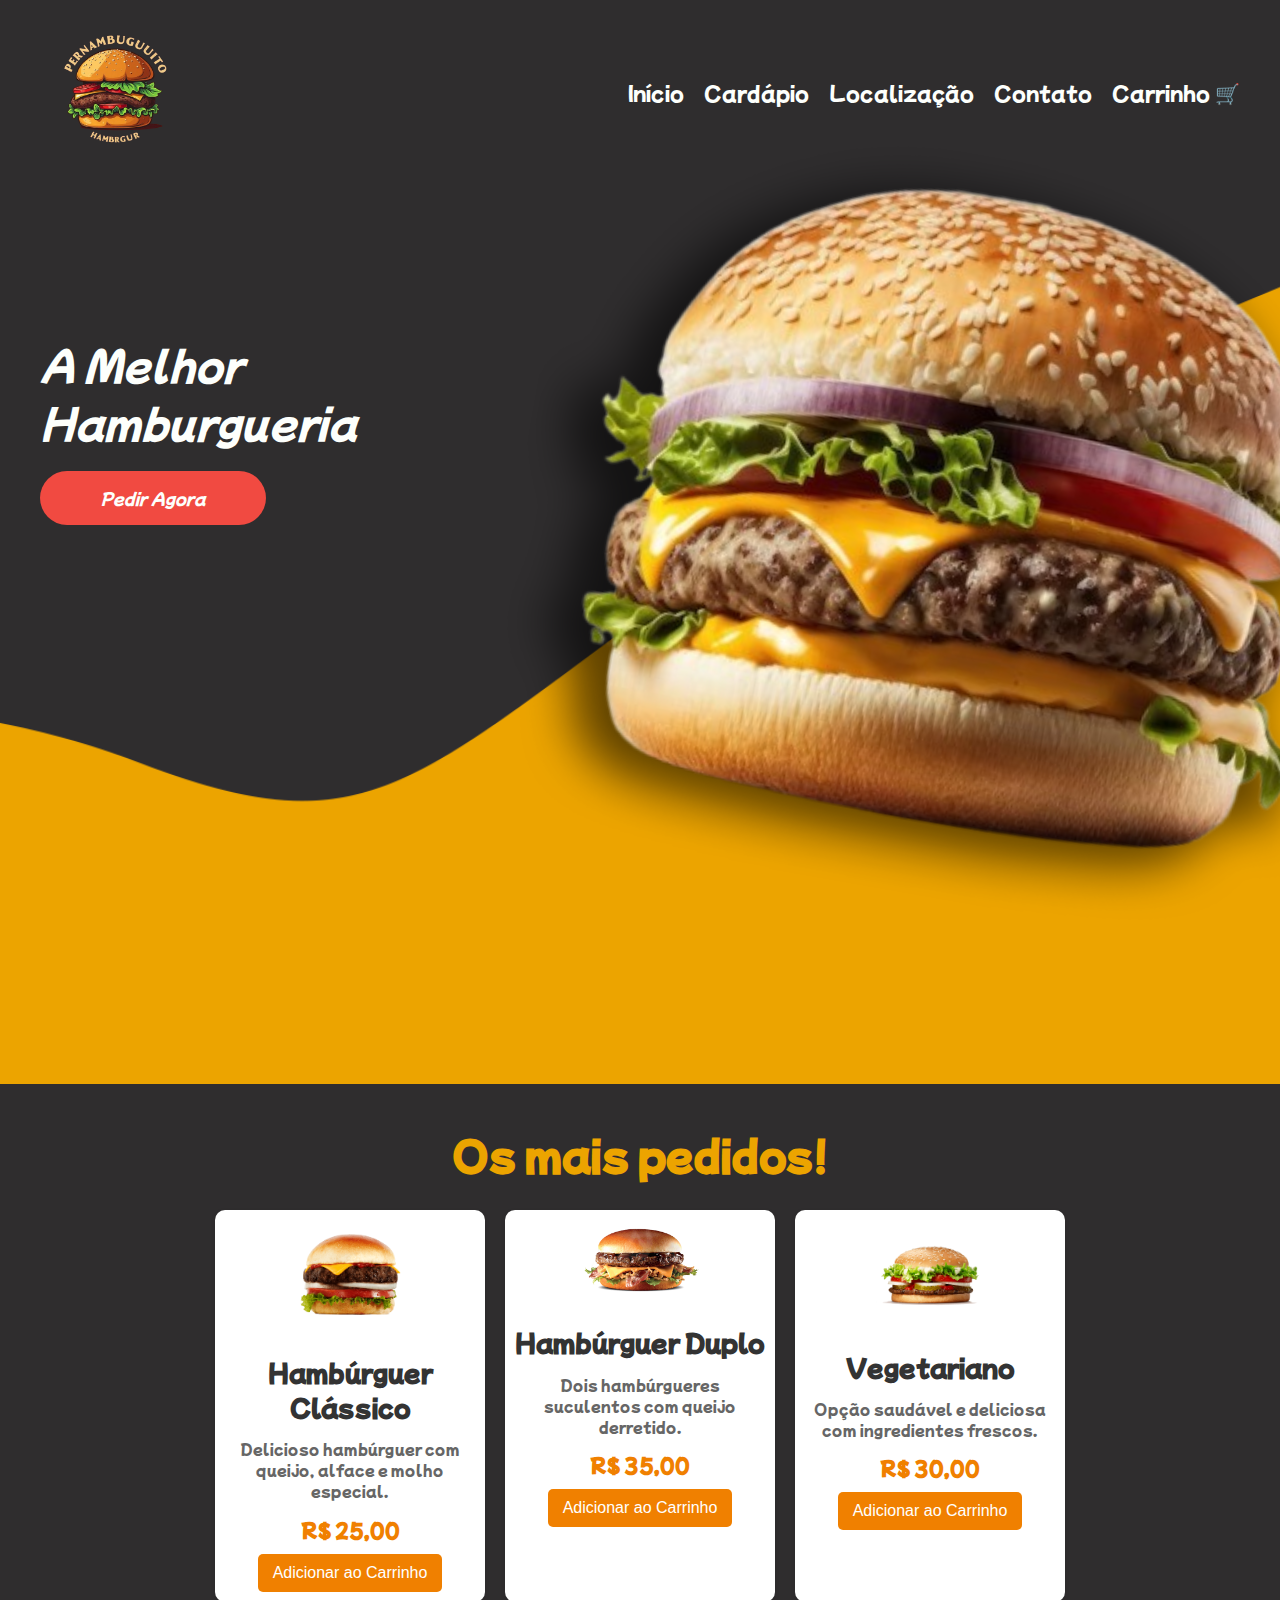
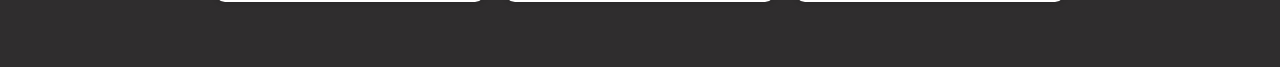
<file: index.html>
<!DOCTYPE html>
<html lang="pt-br">
  <head>
    <meta charset="UTF-8" />
    <meta name="viewport" content="width=device-width, initial-scale=1.0" />
    <link rel="stylesheet" href="./Styles/style.css" />
    <title>Hamburgueria</title>
  </head>

  <body>
    <!-- Header -->
    <header>
      <div id="title">
        <img src="./Imagem/Hambrugueria.logo.png" alt="Logo da Hamburgueria" />
      </div>
      <nav>
        <ul>
          <li><a href="./Formulário/index.html">Início</a></li>
          <li><a href="#menu">Cardápio</a></li>
          <li><a href="#">Localização</a></li>
          <li><a href="#">Contato</a></li>
          <li id="cart-dropdown">
            <a href="#">Carrinho</a>
            <div id="cart">
              <h2>Seu Carrinho</h2>
              <ul id="cart-items"></ul>
              <p id="cart-total">Total: R$ 0,00</p>
            </div>
          </li>
        </ul>
      </nav>
    </header>

    <!-- Conteudo principal -->
    <main>
      <aside>
        <h2 class="texto1">A Melhor Hamburgueria</h2>
        <div class="container">
          <a href="#" id="btn">Pedir Agora</a>
        </div>
      </aside>

      <article>
        <img
          src="./Imagem/Foto da primeira pagina.png"
          alt="Foto da Hamburgueria"
        />
      </article>

      <div class="yellow-overlay">
        <img src="./png.png" alt="Detalhe Amarelo" />
      </div>
    </main>

    <!-- Seção do menu -->
    <section id="menu">
      <h1>Os mais pedidos!</h1>
      <div class="menu-container">
        <div class="card">
          <img src="./burger1.png" alt="Hambúrguer Clássico" />
          <div class="content">
            <h2>Hambúrguer Clássico</h2>
            <p>Delicioso hambúrguer com queijo, alface e molho especial.</p>
            <span>R$ 25,00</span>
            <button
              class="add-to-cart"
              data-name="Hambúrguer Clássico"
              data-price="25.00"
            >
              Adicionar ao Carrinho
            </button>
          </div>
        </div>

        <div class="card">
          <img src="./burger2.png" alt="Hambúrguer Duplo" />
          <div class="content">
            <h2>Hambúrguer Duplo</h2>
            <p>Dois hambúrgueres suculentos com queijo derretido.</p>
            <span>R$ 35,00</span>
            <button
              class="add-to-cart"
              data-name="Hambúrguer Duplo"
              data-price="35.00"
            >
              Adicionar ao Carrinho
            </button>
          </div>
        </div>

        <div class="card">
          <img src="./burger3.png" alt="Vegetariano" />
          <div class="content">
            <h2>Vegetariano</h2>
            <p>Opção saudável e deliciosa com ingredientes frescos.</p>
            <span>R$ 30,00</span>
            <button
              class="add-to-cart"
              data-name="Vegetariano"
              data-price="30.00"
            >
              Adicionar ao Carrinho
            </button>
          </div>
        </div>
      </div>
    </section>

    <!-- JavaScript -->
    <script src="./script.js" defer></script>
  </body>
</html>
</file>
<file: Styles/style.css>
@import url("https://fonts.googleapis.com/css2?family=Mochiy+Pop+One&family=Sofadi+One&display=swap");

/* Estrutura global */
body {
  background-color: #2f2d2e;
  color: #fdfffc;
  max-width: 1200px;
  margin: auto;
  padding: 15px;
  font-family: "Mochiy Pop One", sans-serif;
}

/* Header */
header {
  display: flex;
  justify-content: space-between;
  align-items: center;
}

#title img {
  width: 150px;
  height: auto;
  cursor: pointer;
}

nav ul {
  list-style: none;
  display: flex;
  gap: 20px;
}

nav a {
  color: #fdfffc;
  text-decoration: none;
  font-size: 20px;
}

nav a:hover {
  color: #eca400;
  border-bottom: 1px solid #eca400;
  transition: all 0.3s ease-in-out;
}

/* Dropdown de Carrinho */
#cart-dropdown {
  position: relative;
}

#cart-dropdown > a {
  position: relative;
  font-size: 20px;
}

#cart-dropdown > a::after {
  content: "🛒";
  font-size: 20px;
  margin-left: 5px;
}

#cart {
  display: none;
  position: absolute;
  top: 150%;
  right: 0;
  background-color: #fdfffc;
  color: #333;
  border: 1px solid #ddd;
  border-radius: 5px;
  box-shadow: 0px 4px 6px rgba(0, 0, 0, 0.1);
  padding: 15px;
  width: 300px;
  z-index: 1000;
}

#cart h2 {
  margin: 0 0 10px 0;
  font-size: 18px;
  color: #333;
  text-align: center;
}

#cart-items {
  list-style: none;
  padding: 0;
  margin: 0;
}

#cart-items li {
  padding: 5px 0;
  border-bottom: 1px solid #ddd;
  font-size: 14px;
}

#cart-items li:last-child {
  border-bottom: none;
}

/* Exibe o dropdown ao passar o mouse */
#cart-dropdown:hover #cart {
  display: block;
}

/* Main Section */
main {
  width: 100%;
  padding-top: 8rem;
  display: flex;
  flex-direction: row;
  justify-content: space-between;
  align-items: center;
  height: 650px;
  position: relative;
}

aside {
  display: flex;
  flex-direction: column;
  justify-content: center;
  align-items: flex-start;
  gap: 20px;
  margin-top: -386px;
}

aside h2 {
  font-size: 40px;
  font-style: italic;
  font-weight: 200;
  text-align: left;
  margin: 0;
}

#btn {
  display: inline-block;
  padding: 15px 60px;
  background: #f14a41;
  color: #fdfffc;
  font-weight: 500;
  text-decoration: none;
  border-radius: 60px;
  transition: 0.5s ease-in-out;
  font-style: italic;
}

#btn:hover {
  transform: translateY(-10px);
}

.texto1 {
  width: 300px;
}

article img {
  scale: 1.5;
  right: -10px;
  position: absolute;
  top: 166px;
  width: 600px;
  transform: rotate(10deg) translateY(-90px);
  align-self: flex-end;
}

.yellow-overlay img {
  position: absolute;
  top: -30%;
  right: -30%;
  z-index: -1;
  width: 170%;
  height: auto;
}

#menu {
  text-align: center;
  padding: 50px 0;
  margin-top: 100px;
}

#menu h1 {
  font-size: 2.5rem;
  font-weight: bold;
  color: #eca400;
}

.menu-container {
  display: flex;
  flex-wrap: wrap;
  justify-content: center;
  gap: 20px;
}

.card {
  background-color: #fff;
  border-radius: 10px;
  box-shadow: 0 2px 5px rgba(0, 0, 0, 0.1);
  overflow: hidden;
  width: 250px;
  text-align: center;
  padding: 10px;
}

.card img {
  width: 50%;
  height: auto;
}

.card .content h2 {
  font-size: 1.5rem;
  margin-bottom: 10px;
  color: #333;
}

.card .content p {
  font-size: 0.9rem;
  color: #666;
}

.card .content span {
  font-size: 1.2rem;
  font-weight: bold;
  color: #f08000;
}

.add-to-cart {
  background-color: #f08000;
  border: none;
  color: white;
  padding: 10px 15px;
  text-align: center;
  text-decoration: none;
  display: inline-block;
  font-size: 16px;
  margin-top: 10px;
  cursor: pointer;
  border-radius: 5px;
  transition: background-color 0.3s;
}

.add-to-cart:hover {
  background-color: #d86b00;
}
</file>
